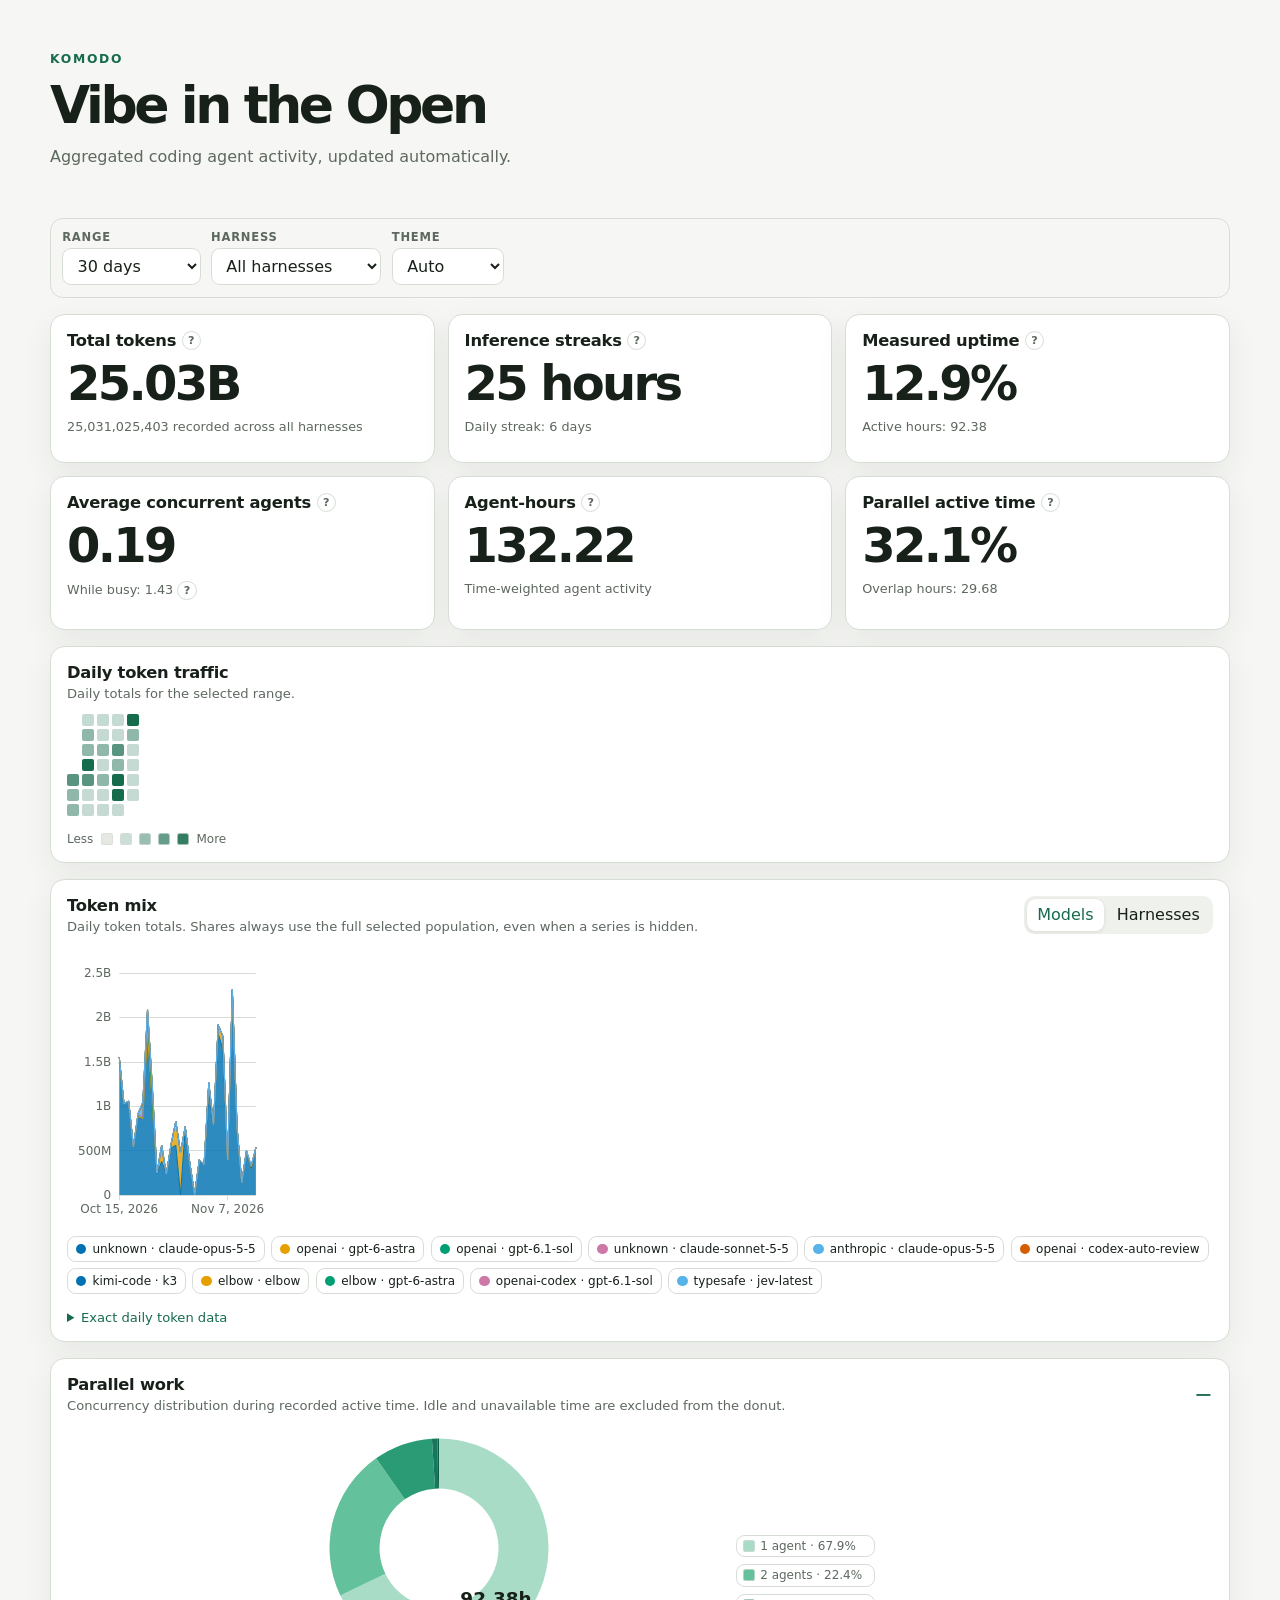
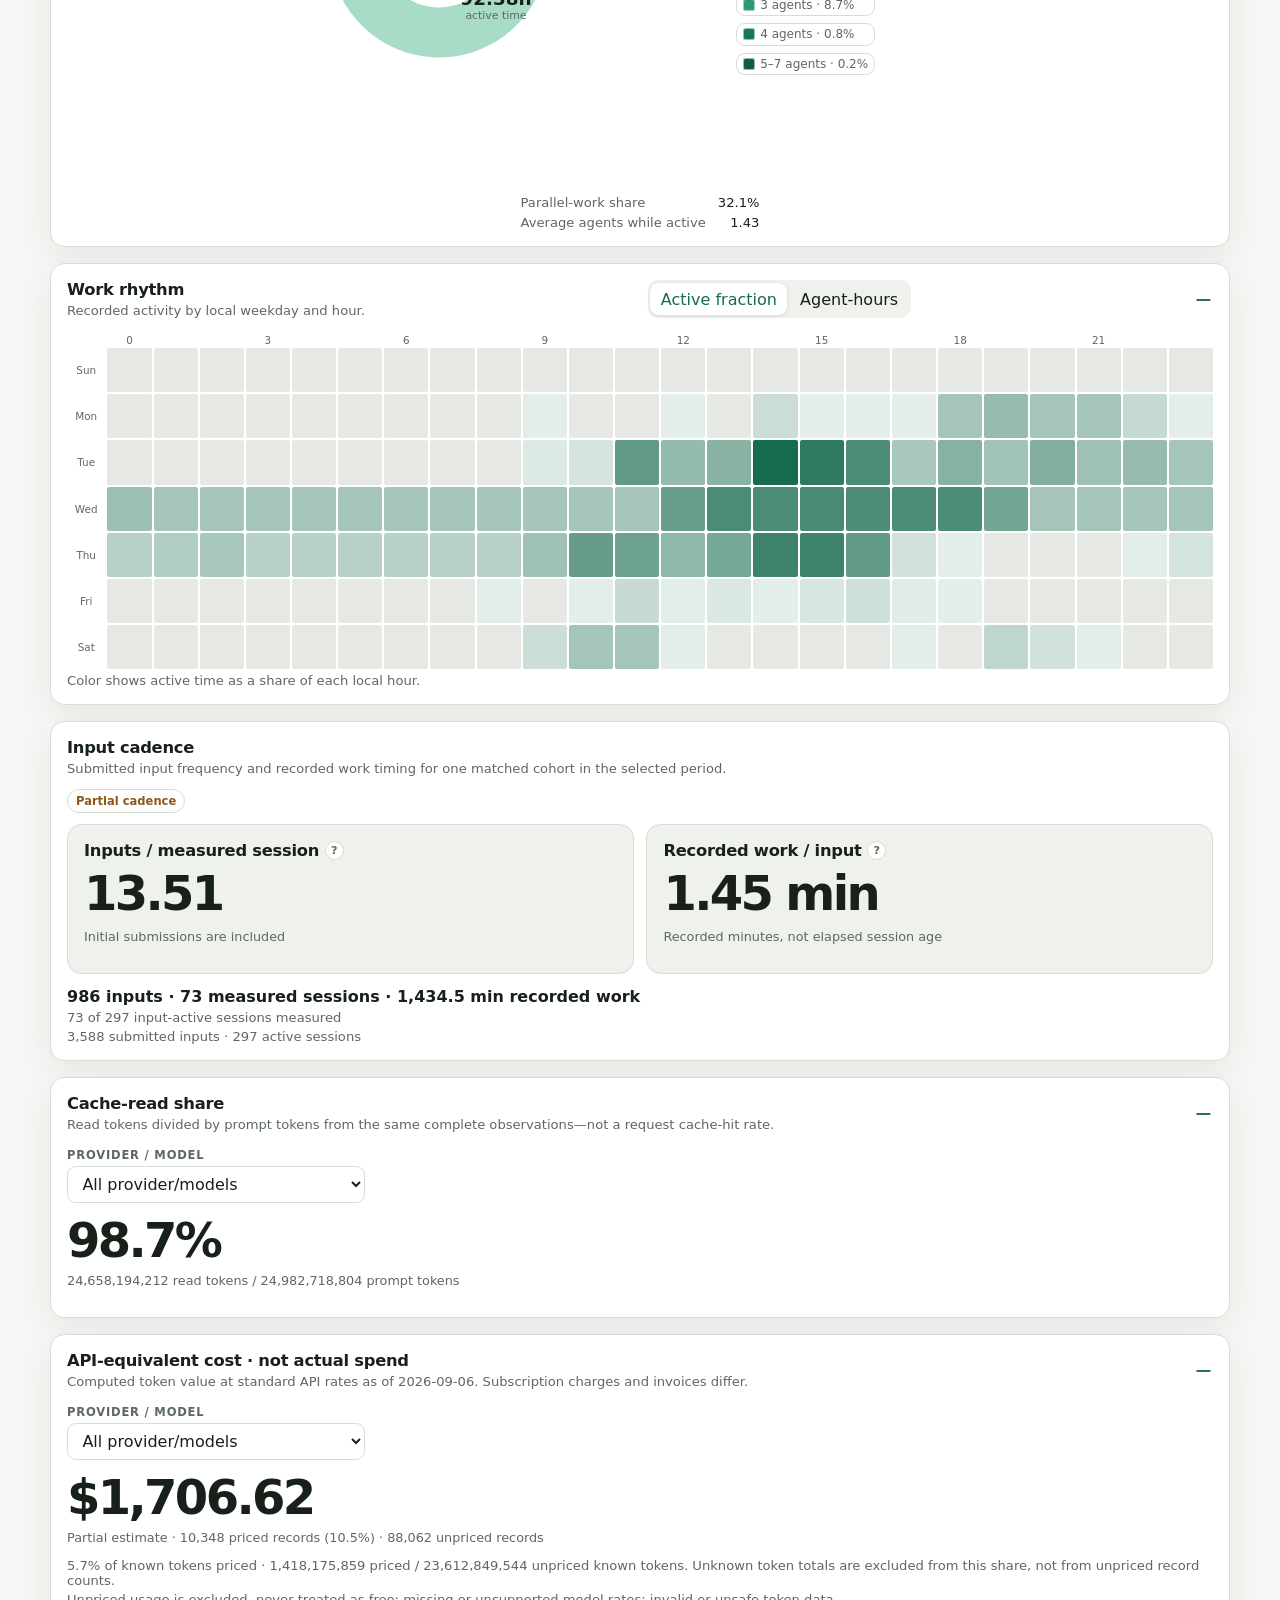
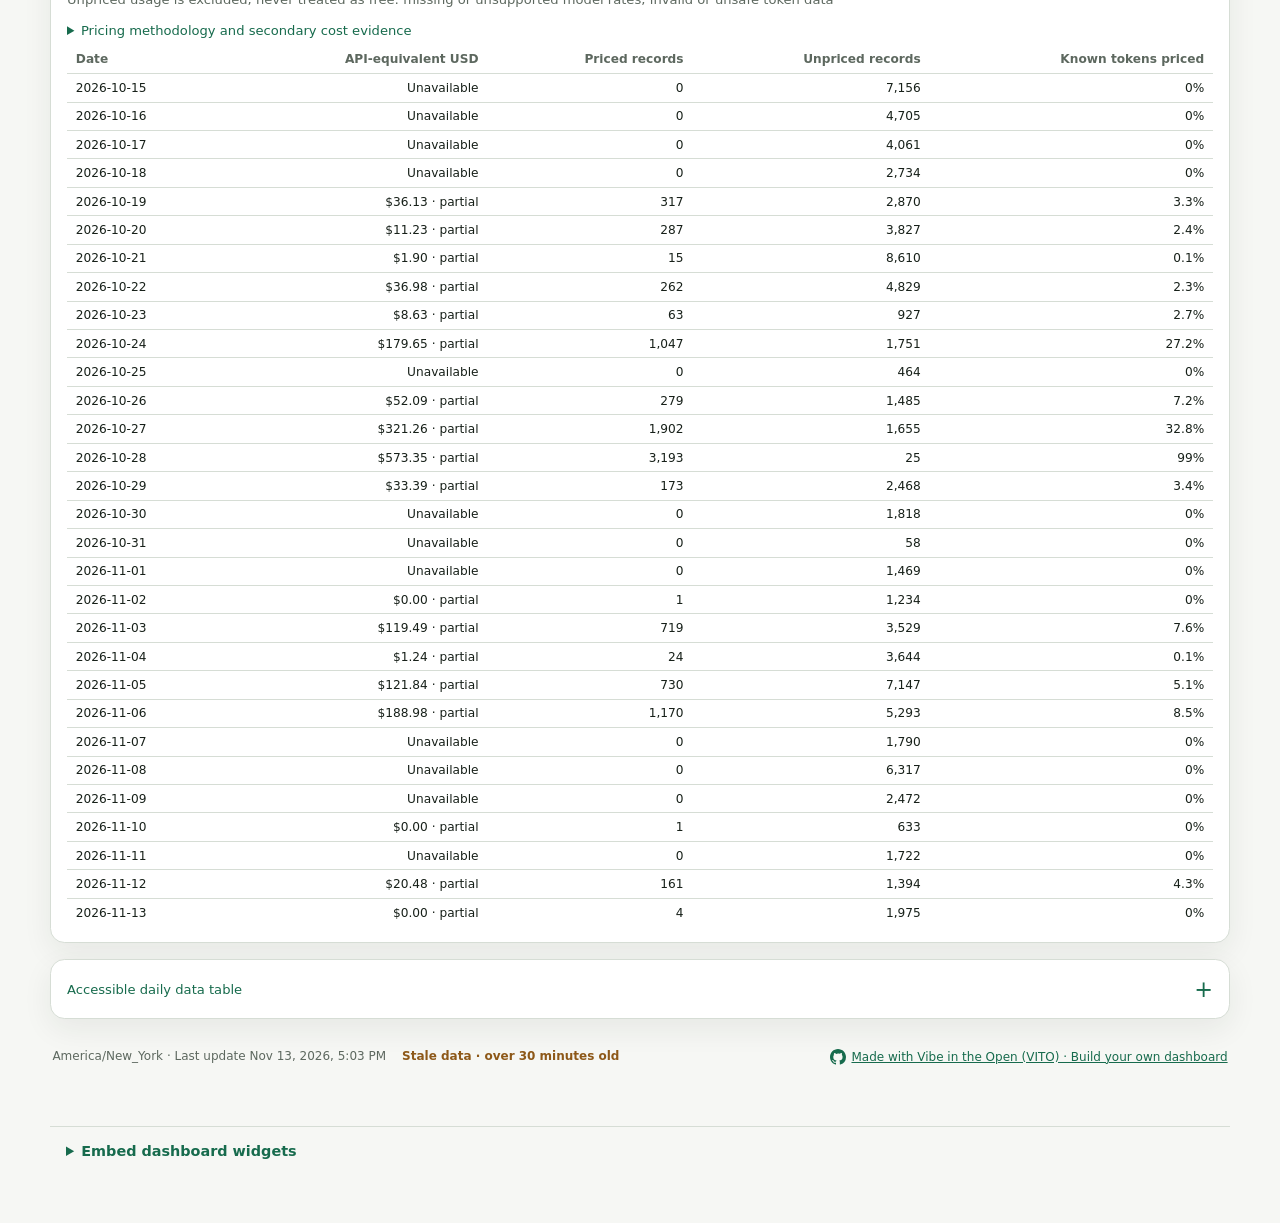
<file: docs/index.html>
<!doctype html>
<html lang="en">
<head>
  <meta charset="utf-8">
  <meta name="viewport" content="width=device-width, initial-scale=1">
  <meta name="color-scheme" content="light dark">
  <title>Vibe in the Open</title>
  <link rel="stylesheet" href="./styles.css">
</head>
<body data-page="standalone">
  <header class="site-header">
    <div>
      <p class="eyebrow">Activity</p>
      <h1><span class="brand-name">Vibe in the Open</span></h1>
      <p class="lede">Aggregated coding agent activity, updated automatically.</p>
    </div>
  </header>
  <main id="app" tabindex="-1" aria-live="polite"><p class="loading">Loading activity…</p></main>
  <details class="embed-help">
    <summary>Embed dashboard widgets</summary>
    <div class="embed-body">
      <p>Copy an iframe for a focused view. The embed contains no analytics or live telemetry.</p>
      <div class="embed-examples">
        <div>
          <label for="embed-example">Full dashboard</label>
          <div class="copy-row">
            <input id="embed-example" data-widget-view="all" data-embed-title="Vibe in the Open activity" readonly>
            <button type="button" data-copy-target="embed-example">Copy</button>
          </div>
        </div>
        <div>
          <label for="embed-models">Model mix</label>
          <div class="copy-row">
            <input id="embed-models" data-widget-view="models" data-embed-title="Vibe in the Open model activity" readonly>
            <button type="button" data-copy-target="embed-models">Copy</button>
          </div>
        </div>
        <div>
          <label for="embed-uptime">Measured uptime</label>
          <div class="copy-row">
            <input id="embed-uptime" data-widget-view="uptime" data-embed-title="Vibe in the Open measured uptime" readonly>
            <button type="button" data-copy-target="embed-uptime">Copy</button>
          </div>
        </div>
      </div>
      <p class="view-list">Views: calendar, models, uptime, concurrency, agent-hours, parallelism, rhythm, cache, commits, cost, all.</p>
    </div>
  </details>
  <script type="module" src="./widget.js"></script>
</body>
</html>
</file>
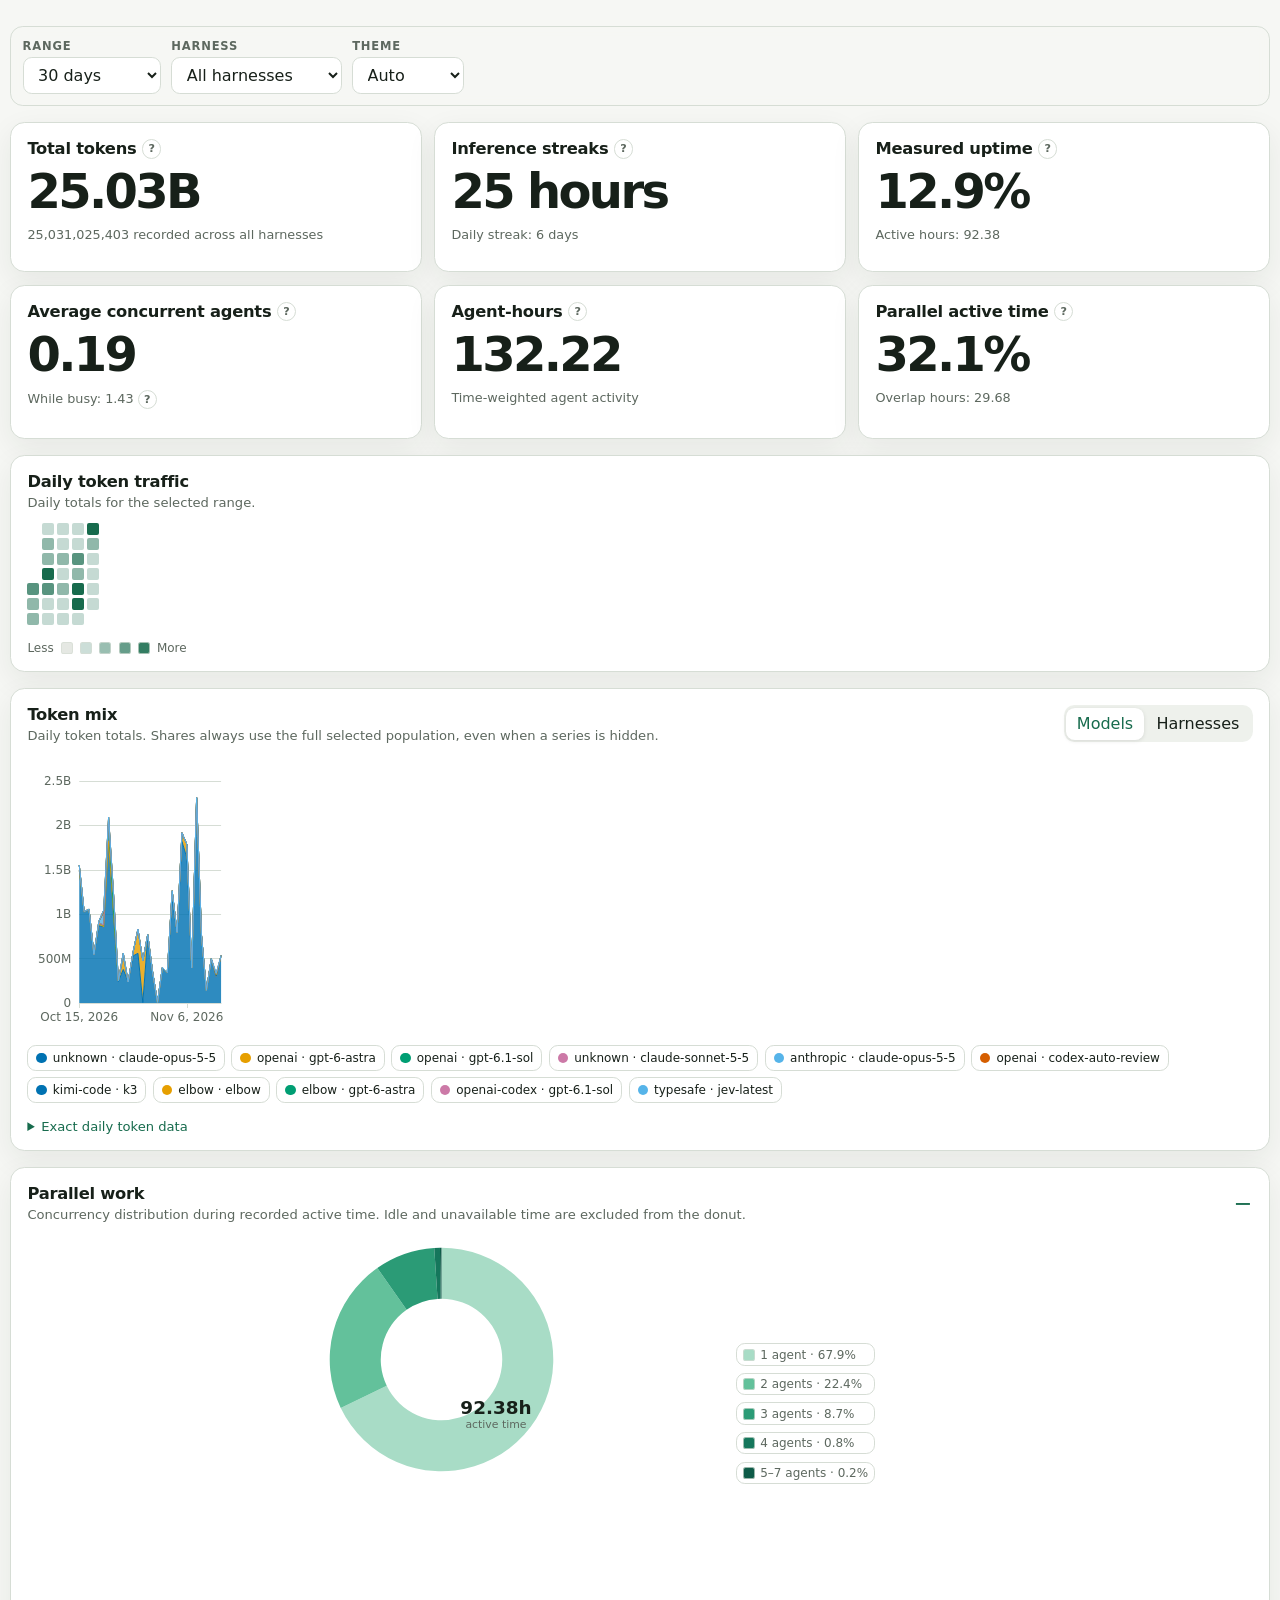
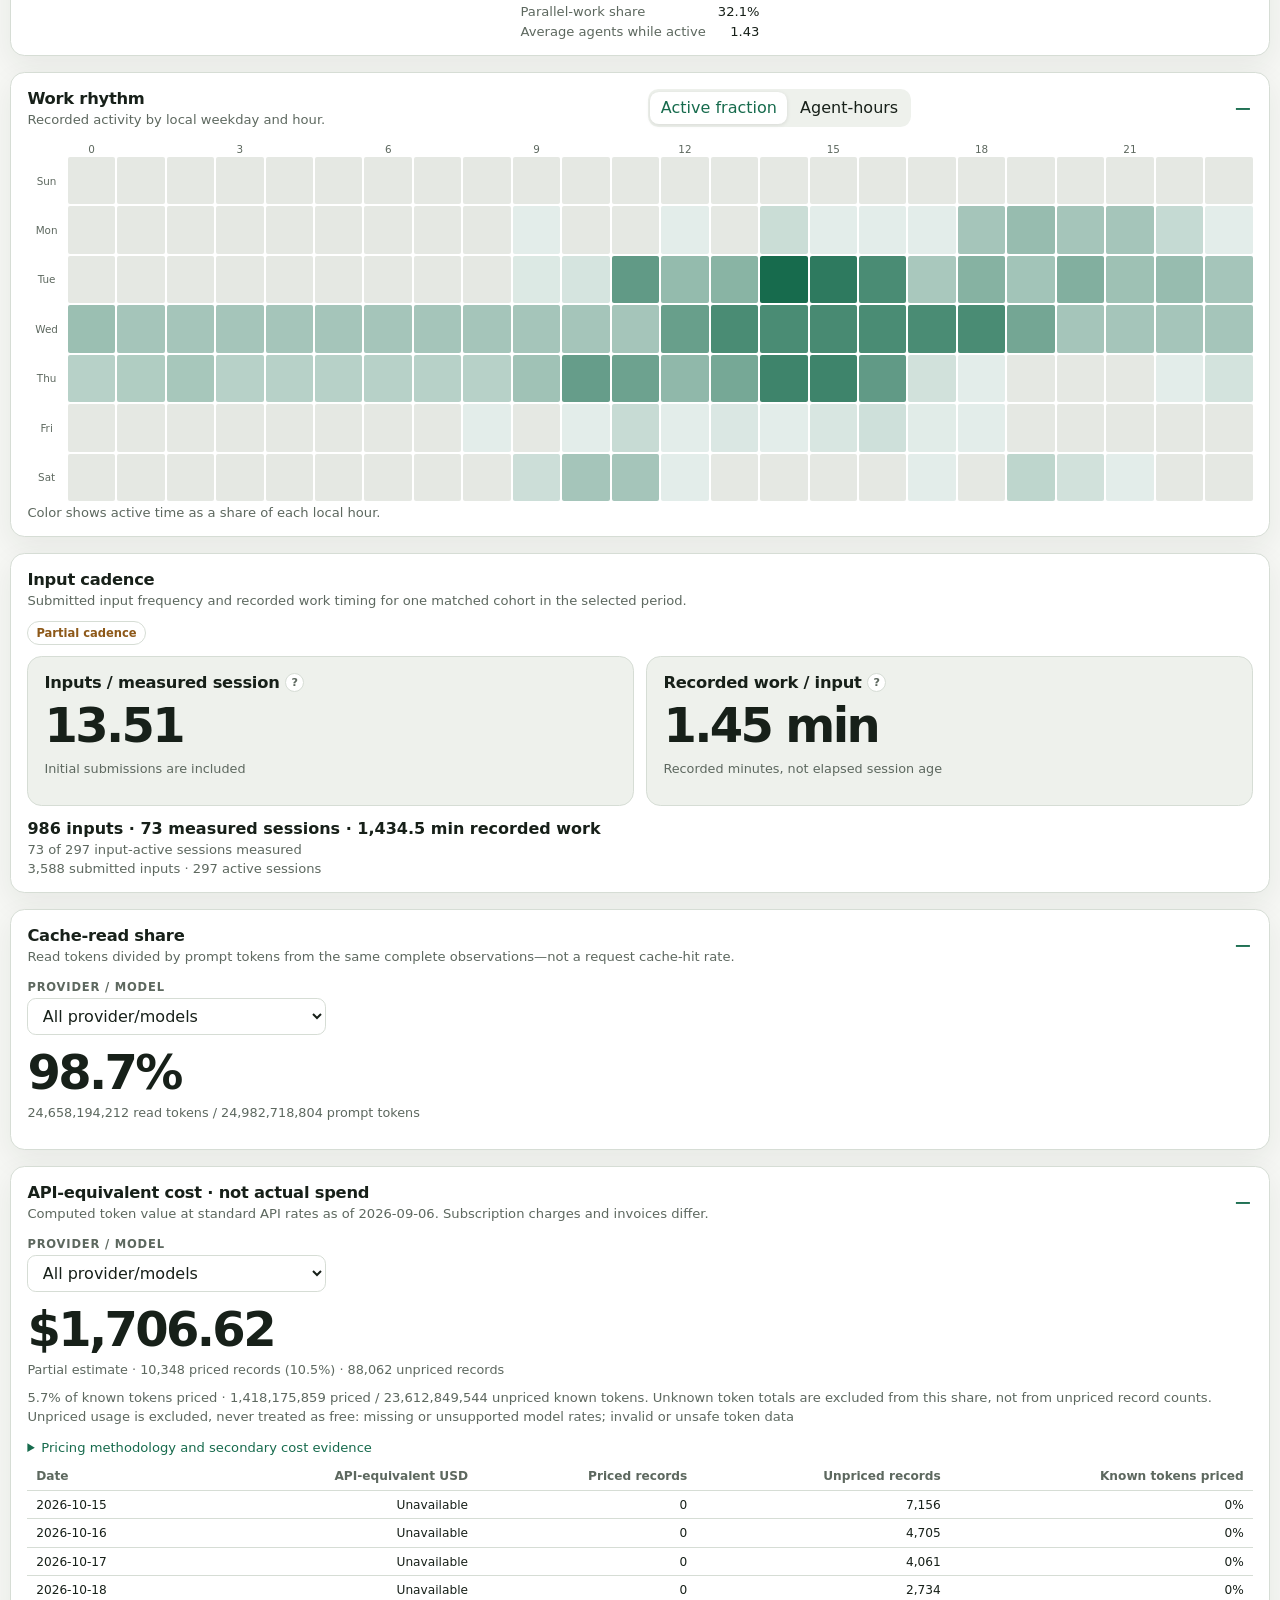
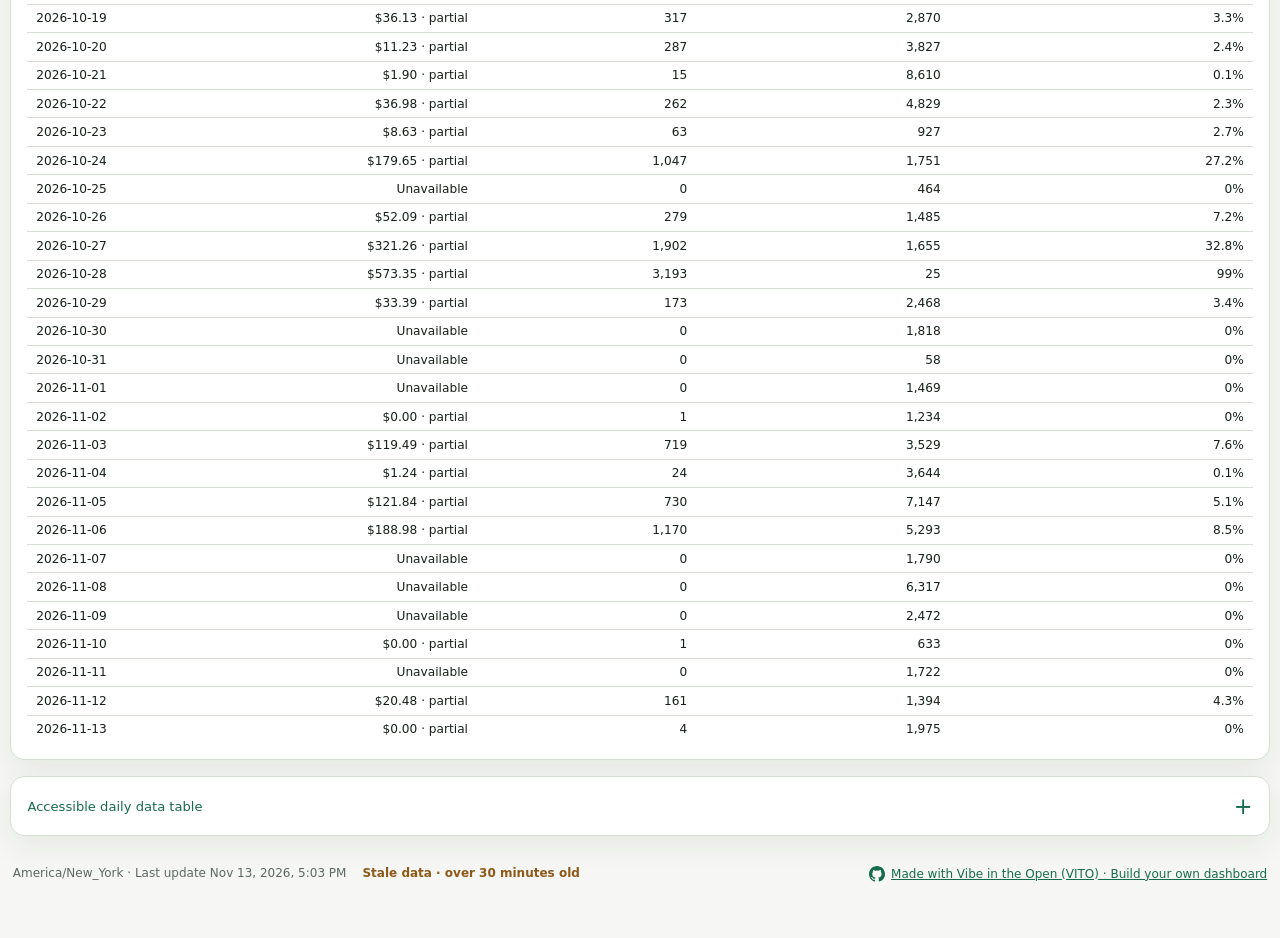
<file: docs/widget.html>
<!doctype html>
<html lang="en">
<head>
  <meta charset="utf-8">
  <meta name="viewport" content="width=device-width, initial-scale=1">
  <meta name="color-scheme" content="light dark">
  <title>Vibe in the Open activity widget</title>
  <link rel="stylesheet" href="./styles.css">
</head>
<body data-page="widget">
  <main id="app" tabindex="-1" aria-live="polite"><p class="loading">Loading activity…</p></main>
  <script type="module" src="./widget.js"></script>
</body>
</html>
</file>
<file: docs/styles.css>
:root {
  color-scheme: light dark;
  --bg: #f6f7f4;
  --panel: #ffffff;
  --panel-soft: #eef1ec;
  --text: #172019;
  --muted: #5d685f;
  --border: #d6ddd5;
  --accent: #176b4d;
  --accent-soft: #b9decf;
  --missing: #e5e8e3;
  --warning: #8d5818;
  --series-1: #0072b2;
  --series-2: #e69f00;
  --series-3: #009e73;
  --series-4: #cc79a7;
  --series-5: #56b4e9;
  --series-6: #d55e00;
  --series-unknown: #9ca3af;
  --parallel-1: #a8dcc6;
  --parallel-2: #63c19b;
  --parallel-3: #2b9b76;
  --parallel-4: #15775c;
  --parallel-5: #0e5b48;
  --parallel-6: #083e34;
  --shadow: 0 10px 30px rgb(24 40 30 / 7%);
  font-family: Inter, ui-sans-serif, system-ui, -apple-system, BlinkMacSystemFont, "Segoe UI", sans-serif;
  font-synthesis: none;
}

:root[data-theme="dark"] {
  color-scheme: dark;
  --bg: #0f1511;
  --panel: #17201a;
  --panel-soft: #202a23;
  --text: #edf4ef;
  --muted: #aebbb1;
  --border: #344138;
  --accent: #62c69a;
  --accent-soft: #285d45;
  --missing: #29332c;
  --warning: #e6ad63;
  --series-1: #56b4e9;
  --series-2: #f6c453;
  --series-3: #55c89f;
  --series-4: #e7a3cd;
  --series-5: #7dd3fc;
  --series-6: #f07a5a;
  --series-unknown: #cbd5e1;
  --parallel-1: #356b59;
  --parallel-2: #2d896c;
  --parallel-3: #26a77c;
  --parallel-4: #42c28f;
  --parallel-5: #70d7aa;
  --parallel-6: #a3e8c8;
  --shadow: 0 12px 32px rgb(0 0 0 / 24%);
}

@media (prefers-color-scheme: dark) {
  :root:not([data-theme="light"]) {
    color-scheme: dark;
    --bg: #0f1511;
    --panel: #17201a;
    --panel-soft: #202a23;
    --text: #edf4ef;
    --muted: #aebbb1;
    --border: #344138;
    --accent: #62c69a;
    --accent-soft: #285d45;
    --missing: #29332c;
    --warning: #e6ad63;
    --series-1: #56b4e9;
    --series-2: #f6c453;
    --series-3: #55c89f;
    --series-4: #e7a3cd;
    --series-5: #7dd3fc;
    --series-6: #f07a5a;
    --series-unknown: #cbd5e1;
    --parallel-1: #356b59;
    --parallel-2: #2d896c;
    --parallel-3: #26a77c;
    --parallel-4: #42c28f;
    --parallel-5: #70d7aa;
    --parallel-6: #a3e8c8;
    --shadow: 0 12px 32px rgb(0 0 0 / 24%);
  }
}

*, *::before, *::after { box-sizing: border-box; }
html { max-width: 100%; background: var(--bg); }
body { width: 100%; max-width: 100%; margin: 0; min-width: 280px; background: var(--bg); color: var(--text); }
button, select, input { font: inherit; }
button, select { color: inherit; background: var(--panel); border: 1px solid var(--border); border-radius: .55rem; }
button { cursor: pointer; }
button:focus-visible, select:focus-visible, input:focus-visible, [tabindex]:focus-visible { outline: 3px solid color-mix(in srgb, var(--accent) 55%, transparent); outline-offset: 2px; }

.site-header, .embed-help, #app { width: min(1180px, calc(100% - 2rem)); margin-inline: auto; }
.site-header { padding: 2.5rem 0 1.25rem; }
.site-header h1 { display: flex; flex-wrap: wrap; align-items: baseline; gap: .35rem .8rem; margin: .2rem 0 .55rem; line-height: 1; }
.brand-name { color: var(--text); font-size: clamp(2.5rem, 5vw, 3.25rem); font-weight: 850; letter-spacing: -.065em; }
.eyebrow { color: var(--accent); font-size: .77rem; font-weight: 800; letter-spacing: .14em; text-transform: uppercase; }
.lede { max-width: 52rem; color: var(--muted); }
body[data-page="widget"] #app { width: 100%; padding: .65rem; }

.loading, .error-state { padding: 2rem; text-align: center; color: var(--muted); }
.dashboard { display: grid; min-width: 0; max-width: 100%; gap: 1rem; padding: 1rem 0 2rem; }
.dashboard > *, .cards > *, .split > *, .cost-grid > *, .toolbar > *, .resource-controls > *, .panel-header > *, details.panel > summary > * { min-width: 0; }
.toolbar { position: sticky; top: 0; z-index: 20; display: flex; max-width: 100%; flex-wrap: wrap; align-items: end; gap: .65rem; padding: .7rem; background: color-mix(in srgb, var(--bg) 92%, transparent); border: 1px solid var(--border); border-radius: .8rem; backdrop-filter: blur(10px); }
.control { display: grid; min-width: 7rem; max-width: 100%; gap: .25rem; }
.control span { color: var(--muted); font-size: .72rem; font-weight: 700; text-transform: uppercase; letter-spacing: .07em; }
.control select { width: 100%; min-width: 0; max-width: 100%; min-height: 2.35rem; padding: .4rem 2rem .4rem .65rem; }

.panel, details.panel { width: 100%; min-width: 0; max-width: 100%; padding: 1rem; background: var(--panel); border: 1px solid var(--border); border-radius: .9rem; box-shadow: var(--shadow); }
.panel-header { display: flex; max-width: 100%; flex-wrap: wrap; align-items: start; justify-content: space-between; gap: .6rem; margin-bottom: .8rem; }
.panel-header h2, .panel h2, details summary h2 { margin: 0; font-size: 1.02rem; letter-spacing: -.015em; }
.panel-header p, .panel-note, .qualifier { max-width: 100%; margin: .25rem 0 0; color: var(--muted); font-size: .82rem; white-space: normal; overflow-wrap: anywhere; word-break: normal; }
details.panel { padding: 0; }
details.panel > summary { display: flex; max-width: 100%; align-items: center; justify-content: space-between; gap: 1rem; padding: 1rem; cursor: pointer; list-style: none; }
details.panel > summary::-webkit-details-marker { display: none; }
details.panel > summary::after { flex: 0 0 auto; content: "+"; color: var(--accent); font-size: 1.4rem; }
details[open].panel > summary::after { content: "−"; }
.details-body { width: 100%; min-width: 0; max-width: 100%; padding: 0 1rem 1rem; }

.cards { display: grid; grid-template-columns: repeat(3, minmax(0, 1fr)); gap: .8rem; }
.metric-card { display: grid; align-content: start; min-height: 9rem; }
.metric-heading { display: flex; align-items: center; gap: .35rem; }
.metric-value { margin: .55rem 0 .2rem; font-size: clamp(1.75rem, 5vw, 3rem); font-weight: 760; letter-spacing: -.055em; line-height: 1; font-variant-numeric: tabular-nums; }
.metric-secondary { margin-top: .55rem; color: var(--muted); font-size: .8rem; }
.input-cadence-cards { display: grid; grid-template-columns: repeat(2, minmax(0, 1fr)); gap: .8rem; }
.input-cadence-cards .metric-card { background: var(--panel-soft); box-shadow: none; }
.input-status { width: fit-content; margin: 0 0 .7rem; padding: .25rem .5rem; color: var(--muted); border: 1px solid var(--border); border-radius: 999px; font-size: .72rem; font-weight: 750; }
.input-status-partial { color: var(--warning); }
.cadence-totals { margin: .8rem 0 0; font-weight: 700; font-variant-numeric: tabular-nums; }
.cadence-coverage, .input-population { margin: .25rem 0 0; color: var(--muted); font-size: .82rem; font-variant-numeric: tabular-nums; }
.info-tip { position: relative; display: inline-flex; vertical-align: middle; }
.info-trigger { display: inline-grid; width: 1.2rem; height: 1.2rem; min-height: 0; padding: 0; place-items: center; border-radius: 999px; color: var(--muted); font-size: .7rem; font-weight: 800; line-height: 1; }
.info-content { position: fixed; z-index: 30; inset: auto 1rem 1rem auto; width: min(17rem, calc(100vw - 2rem)); padding: .55rem .65rem; visibility: hidden; opacity: 0; pointer-events: none; background: var(--text); color: var(--panel); border-radius: .48rem; box-shadow: var(--shadow); font-size: .75rem; font-weight: 450; line-height: 1.45; text-transform: none; letter-spacing: normal; transition: opacity .12s ease; }
.info-tip:hover .info-content, .info-tip:focus-within .info-content { visibility: visible; opacity: 1; }

.segmented { display: inline-flex; max-width: 100%; flex-wrap: wrap; padding: .18rem; gap: .15rem; background: var(--panel-soft); border-radius: .65rem; }
.segmented button { min-width: 0; min-height: 2rem; padding: .3rem .65rem; border: 0; background: transparent; }
.segmented button[aria-pressed="true"] { background: var(--panel); color: var(--accent); box-shadow: 0 1px 4px rgb(0 0 0 / 10%); }

.calendar-shell { position: relative; width: 100%; min-width: 0; max-width: 100%; overflow-x: auto; padding-bottom: .25rem; }
.calendar { display: grid; grid-template-rows: repeat(7, 12px); grid-auto-flow: column; grid-auto-columns: 12px; gap: 3px; width: max-content; min-width: 100%; align-content: start; }
.calendar-day { width: 12px; height: 12px; min-height: 0; padding: 0; border: 0; border-radius: 2px; background: var(--missing); }
.calendar-day[data-level="1"] { background: color-mix(in srgb, var(--accent) 25%, var(--panel)); }
.calendar-day[data-level="2"] { background: color-mix(in srgb, var(--accent) 48%, var(--panel)); }
.calendar-day[data-level="3"] { background: color-mix(in srgb, var(--accent) 72%, var(--panel)); }
.calendar-day[data-level="4"] { background: var(--accent); }
.legend { display: flex; flex-wrap: wrap; align-items: center; gap: .45rem; margin-top: .75rem; color: var(--muted); font-size: .75rem; }
.legend-swatch { width: .75rem; height: .75rem; border-radius: .16rem; border: 1px solid color-mix(in srgb, var(--border) 70%, transparent); }

.area-chart { width: 100%; min-width: 0; max-width: 100%; height: 280px; }
.chart-library-tooltip { max-width: min(32rem, calc(100vw - 3rem)); white-space: normal !important; overflow-wrap: anywhere; }
.cell-tooltip { position: absolute; z-index: 5; max-width: min(22rem, calc(100% - 1rem)); padding: .55rem .65rem; pointer-events: none; background: var(--text); color: var(--panel); border-radius: .48rem; font-size: .75rem; line-height: 1.45; box-shadow: var(--shadow); white-space: pre-line; }
.cell-tooltip[hidden] { display: none; }
.series-legend { display: flex; max-width: 100%; flex-wrap: wrap; gap: .4rem; margin-top: .6rem; }
.series-toggle { display: inline-flex; max-width: 100%; min-width: 0; align-items: center; gap: .38rem; padding: .3rem .5rem; font-size: .75rem; overflow-wrap: anywhere; text-align: left; }
.series-toggle[aria-pressed="false"] { opacity: .48; text-decoration: line-through; }
.series-dot { width: .65rem; height: .65rem; flex: 0 0 auto; border-radius: 999px; }

.split { display: grid; grid-template-columns: repeat(2, minmax(0, 1fr)); gap: .8rem; }
.parallel-visual { display: grid; width: 100%; max-width: 44rem; grid-template-columns: minmax(18rem, 22rem) minmax(10rem, 14rem); align-items: center; justify-content: center; gap: 1.5rem clamp(2rem, 5vw, 4rem); margin-inline: auto; }
.parallel-donut { position: relative; width: min(100%, 22rem); aspect-ratio: 1; margin-inline: auto; }
.parallel-chart { position: absolute; inset: 0; }
.donut-center { position: absolute; inset: 25%; display: grid; place-content: center; padding: .35rem; text-align: center; pointer-events: none; }
.donut-center strong { font-size: 1.15rem; font-variant-numeric: tabular-nums; }
.donut-center span { color: var(--muted); font-size: .68rem; }
.parallel-legend { display: grid; width: max-content; max-width: 100%; grid-template-columns: minmax(0, 1fr); gap: .45rem; color: var(--muted); font-size: .75rem; }
.parallel-key { display: inline-flex; align-items: center; gap: .35rem; padding: .2rem .35rem; font-size: inherit; text-align: left; }
.parallel-key .legend-swatch { flex: 0 0 auto; }
.stat-list { display: grid; width: fit-content; max-width: 100%; grid-template-columns: minmax(0, max-content) max-content; column-gap: .75rem; row-gap: .3rem; margin: .9rem auto 0; font-size: .82rem; }
.stat-list dt { color: var(--muted); }
.stat-list dd { margin: 0; text-align: right; font-variant-numeric: tabular-nums; }

.rhythm-wrap { position: relative; width: 100%; min-width: 0; max-width: 100%; overflow-x: auto; }
.rhythm { display: grid; grid-template-columns: 2.4rem repeat(24, minmax(17px, 1fr)); gap: 2px; min-width: 590px; }
.rhythm-label { display: grid; place-items: center; color: var(--muted); font-size: .65rem; }
.rhythm-cell { aspect-ratio: 1; min-height: 17px; padding: 0; border: 0; border-radius: 2px; background: var(--missing); }

.resource-controls { display: flex; max-width: 100%; flex-wrap: wrap; gap: .6rem; margin-bottom: .8rem; }
.cost-grid { display: grid; grid-template-columns: repeat(2, minmax(0, 1fr)); gap: .7rem; }
.cost-item { padding: .8rem; background: var(--panel-soft); border-radius: .65rem; }
.cost-item strong { display: block; margin-top: .3rem; font-size: 1.35rem; }

.data-disclosure { font-size: .82rem; }
.series-legend + .data-disclosure { margin-top: 1rem; }
.pricing-methodology { margin-top: 1rem; }
.data-disclosure summary { cursor: pointer; color: var(--accent); }
.table-wrap { width: 100%; min-width: 0; max-width: 100%; overflow-x: auto; margin-top: .5rem; }
table { width: 100%; border-collapse: collapse; font-size: .76rem; }
th, td { padding: .42rem .55rem; text-align: right; border-bottom: 1px solid var(--border); font-variant-numeric: tabular-nums; }
tbody tr:last-child td { border-bottom: 0; }
th:first-child, td:first-child { text-align: left; }
th { color: var(--muted); }

.dashboard-footer { display: flex; flex-wrap: wrap; justify-content: space-between; gap: .6rem 1rem; padding: .85rem .15rem; color: var(--muted); font-size: .75rem; }
.project-attribution { display: inline-flex; align-items: center; gap: .35rem; margin-left: auto; color: var(--accent); }
.github-icon { width: 1rem; height: 1rem; flex: 0 0 auto; fill: currentcolor; }
.stale { color: var(--warning); font-weight: 750; }
.embed-help { margin-top: 1rem; margin-bottom: 3rem; padding: 1rem; border-top: 1px solid var(--border); }
.embed-examples { display: grid; gap: .8rem; margin-top: 1rem; }
.embed-help > summary { cursor: pointer; color: var(--accent); font-size: .9rem; font-weight: 750; }
.embed-body { margin-top: 1rem; }
.embed-body > p:first-child { margin-top: 0; color: var(--muted); }
.embed-examples label { display: inline-block; margin-bottom: .28rem; color: var(--muted); font-size: .78rem; font-weight: 700; }
.copy-row { display: flex; gap: .5rem; }
.copy-row input { flex: 1; min-width: 0; padding: .6rem; color: var(--text); background: var(--panel); border: 1px solid var(--border); border-radius: .55rem; }
.copy-row button { padding: .55rem .9rem; }
.view-list { color: var(--muted); font-size: .8rem; }
.sr-only { position: absolute !important; width: 1px !important; height: 1px !important; padding: 0 !important; margin: -1px !important; overflow: hidden !important; clip: rect(0, 0, 0, 0) !important; white-space: nowrap !important; border: 0 !important; }

@media (max-width: 950px) and (min-width: 701px) {
  .cards { grid-template-columns: repeat(2, minmax(0, 1fr)); }
}

@media (max-width: 700px) {
  .site-header, .embed-help, #app { width: min(100% - 1rem, 1180px); }
  .site-header { padding-top: 1.5rem; }
  .cards, .split, .cost-grid, .input-cadence-cards { grid-template-columns: minmax(0, 1fr); }
  .toolbar { position: static; }
  .metric-card { min-height: 7.5rem; }
  .parallel-visual { grid-template-columns: minmax(0, 1fr); }
  .parallel-donut { width: min(100%, 16rem); }
}

@media (max-width: 360px) {
  body[data-page="widget"] #app { padding: .35rem; }
  .panel, details.panel > summary { padding: .75rem; }
  .details-body { padding: 0 .75rem .75rem; }
  .toolbar { gap: .45rem; }
  .control { width: 100%; min-width: 0; flex: 1 1 100%; }
  .calendar { grid-template-rows: repeat(7, 9px); grid-auto-columns: 9px; gap: 2px; }
  .calendar-day { width: 9px; height: 9px; }
  .copy-row { flex-direction: column; }
}

@media (prefers-reduced-motion: reduce) {
  *, *::before, *::after { scroll-behavior: auto !important; transition-duration: .001ms !important; animation-duration: .001ms !important; animation-iteration-count: 1 !important; }
}
</file>
